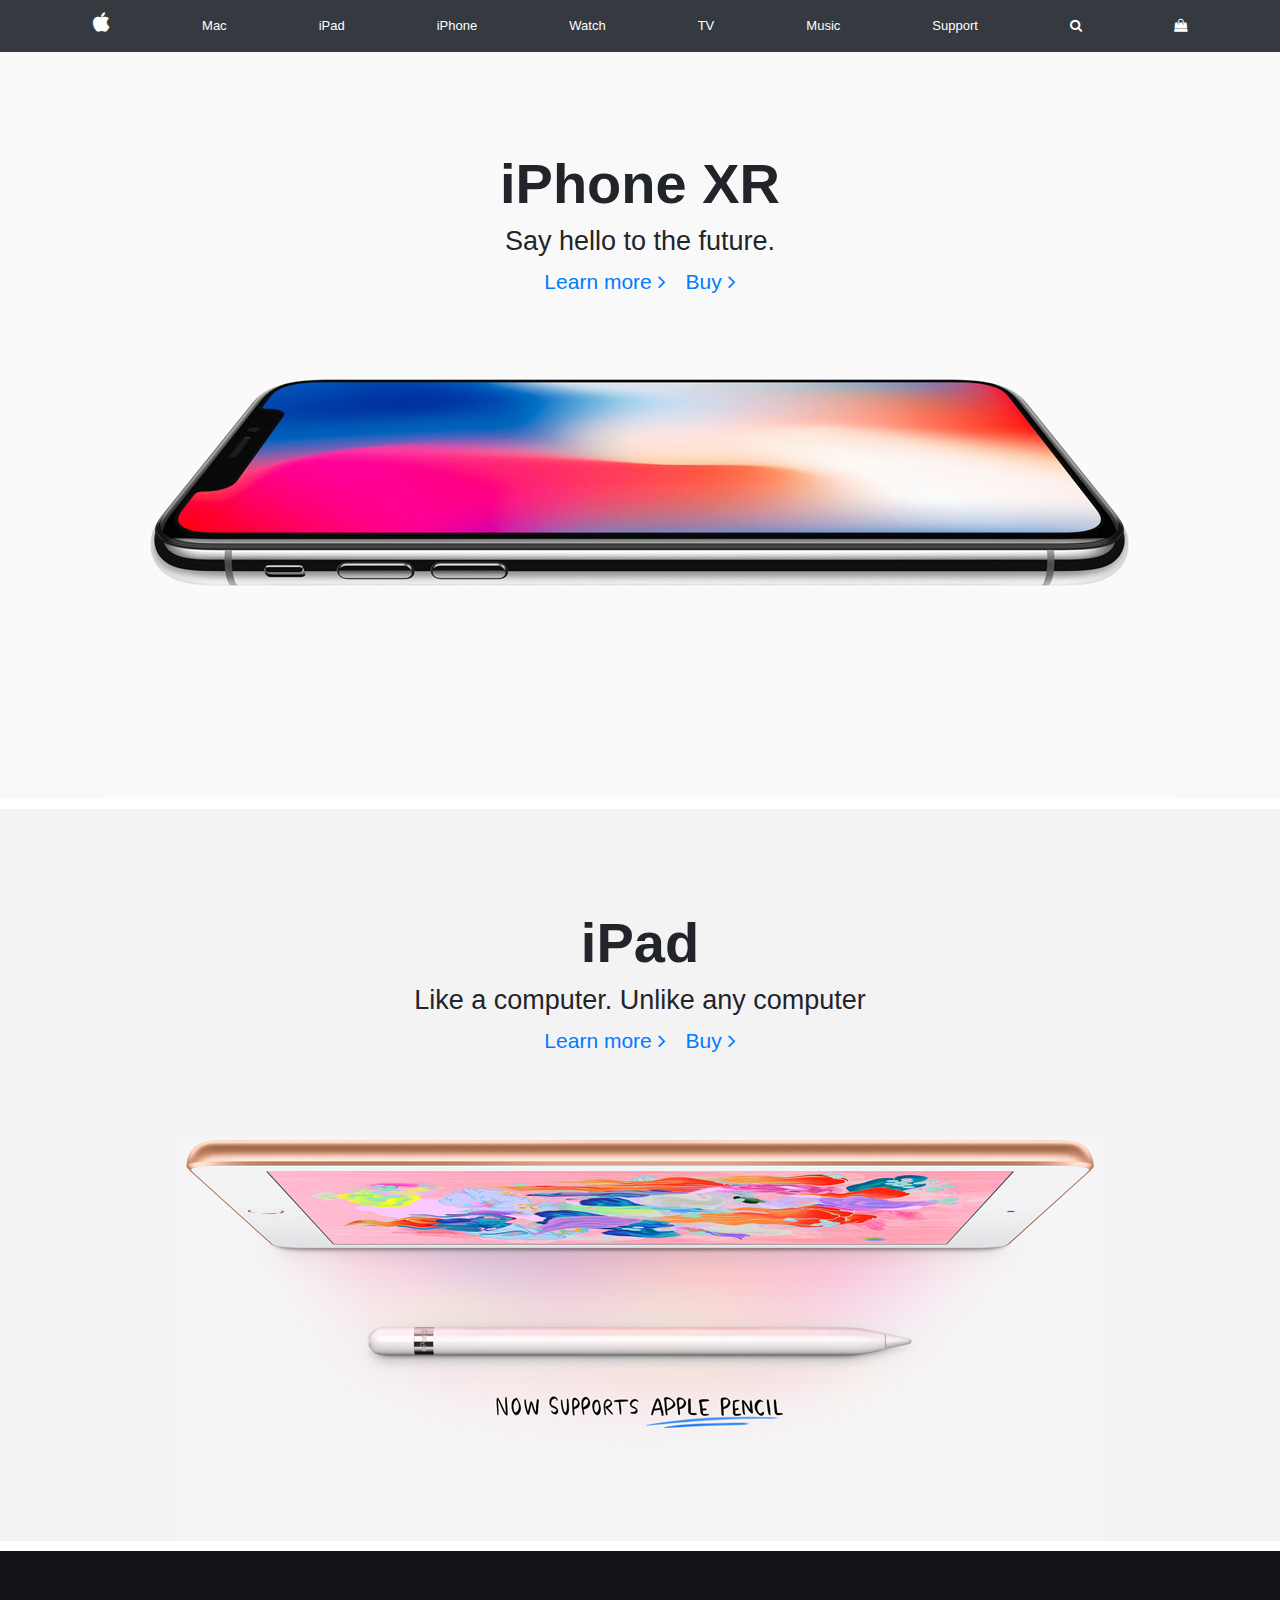
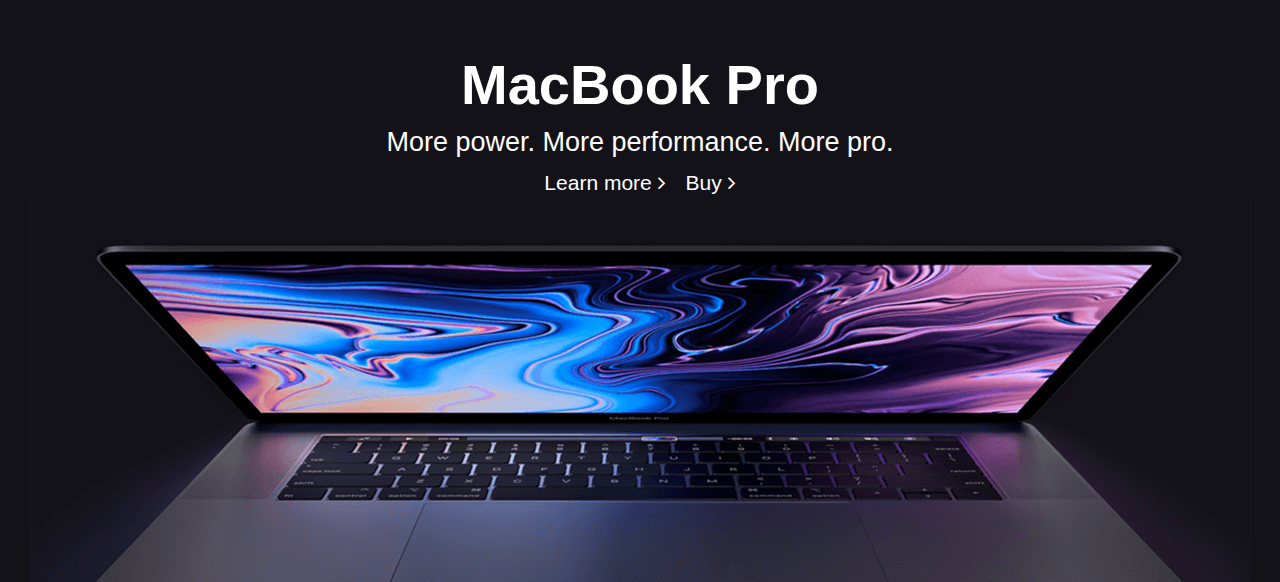
<file: Apple Site/index.html>
<html xmlns="http://www.w3.org/1999/xhtml" lang="en">

<head>
	<meta http-equiv="Content-Type" content="text/html; charset=utf-8" />
	<meta name="description" content="HTTrack is an easy-to-use website mirror utility. It allows you to download a World Wide website from the Internet to a local directory,building recursively all structures, getting html, images, and other files from the server to your computer. Links are rebuiltrelatively so that you can freely browse to the local site (works with any browser). You can mirror several sites together so that you can jump from one toanother. You can, also, update an existing mirror site, or resume an interrupted download. The robot is fully configurable, with an integrated help" />
	<meta name="keywords" content="httrack, HTTRACK, HTTrack, winhttrack, WINHTTRACK, WinHTTrack, offline browser, web mirror utility, aspirateur web, surf offline, web capture, www mirror utility, browse offline, local  site builder, website mirroring, aspirateur www, internet grabber, capture de site web, internet tool, hors connexion, unix, dos, windows 95, windows 98, solaris, ibm580, AIX 4.0, HTS, HTGet, web aspirator, web aspirateur, libre, GPL, GNU, free software" />
	<title>Local index - HTTrack Website Copier</title>
  <!-- Mirror and index made by HTTrack Website Copier/3.49-2 [XR&CO'2014] -->
	<style type="text/css">
	<!--

body {
	margin: 0;  padding: 0;  margin-bottom: 15px;  margin-top: 8px;
	background: #77b;
}
body, td {
	font: 14px "Trebuchet MS", Verdana, Arial, Helvetica, sans-serif;
	}

#subTitle {
	background: #000;  color: #fff;  padding: 4px;  font-weight: bold; 
	}

#siteNavigation a, #siteNavigation .current {
	font-weight: bold;  color: #448;
	}
#siteNavigation a:link    { text-decoration: none; }
#siteNavigation a:visited { text-decoration: none; }

#siteNavigation .current { background-color: #ccd; }

#siteNavigation a:hover   { text-decoration: none;  background-color: #fff;  color: #000; }
#siteNavigation a:active  { text-decoration: none;  background-color: #ccc; }


a:link    { text-decoration: underline;  color: #00f; }
a:visited { text-decoration: underline;  color: #000; }
a:hover   { text-decoration: underline;  color: #c00; }
a:active  { text-decoration: underline; }

#pageContent {
	clear: both;
	border-bottom: 6px solid #000;
	padding: 10px;  padding-top: 20px;
	line-height: 1.65em;
	background-image: url(backblue.gif);
	background-repeat: no-repeat;
	background-position: top right;
	}

#pageContent, #siteNavigation {
	background-color: #ccd;
	}


.imgLeft  { float: left;   margin-right: 10px;  margin-bottom: 10px; }
.imgRight { float: right;  margin-left: 10px;   margin-bottom: 10px; }

hr { height: 1px;  color: #000;  background-color: #000;  margin-bottom: 15px; }

h1 { margin: 0;  font-weight: bold;  font-size: 2em; }
h2 { margin: 0;  font-weight: bold;  font-size: 1.6em; }
h3 { margin: 0;  font-weight: bold;  font-size: 1.3em; }
h4 { margin: 0;  font-weight: bold;  font-size: 1.18em; }

.blak { background-color: #000; }
.hide { display: none; }
.tableWidth { min-width: 400px; }

.tblRegular       { border-collapse: collapse; }
.tblRegular td    { padding: 6px;  background-image: url(fade.gif);  border: 2px solid #99c; }
.tblHeaderColor, .tblHeaderColor td { background: #99c; }
.tblNoBorder td   { border: 0; }


// -->
</style>

</head>

<table width="76%" border="0" align="center" cellspacing="0" cellpadding="3" class="tableWidth">
	<tr>
	<td id="subTitle">HTTrack Website Copier - Open Source offline browser</td>
	</tr>
</table>
<table width="76%" border="0" align="center" cellspacing="0" cellpadding="0" class="tableWidth">
<tr class="blak">
<td>
	<table width="100%" border="0" align="center" cellspacing="1" cellpadding="0">
	<tr>
	<td colspan="6"> 
		<table width="100%" border="0" align="center" cellspacing="0" cellpadding="10">
		<tr> 
		<td id="pageContent"> 
<!-- ==================== End prologue ==================== -->

	<meta name="generator" content="HTTrack Website Copier/3.x">
	<TITLE>Local index - HTTrack</TITLE>
</HEAD>
<BODY>
<H1 ALIGN=Center>Index of locally available sites:</H1>
	<TABLE BORDER="0" WIDTH="100%" CELLSPACING="1" CELLPADDING="0">
		<TR>
			<TD BACKGROUND="fade.gif">
				&middot;
					<A HREF="apple.jeanarbo.com/index.html">
						Apple
					</A>		
			</TD>
		</TR>
	</TABLE>
	<BR>
	<BR>
	<BR>
  	<H6 ALIGN="RIGHT">
	<I>Mirror and index made by HTTrack Website Copier [XR&amp;CO'2008]</I>
	</H6>
	<!-- Mirror and index made by HTTrack Website Copier/3.49-2 [XR&CO'2014] -->
	<!-- Thanks for using HTTrack Website Copier! -->
	<meta HTTP-EQUIV="Refresh" CONTENT="0; URL=apple.jeanarbo.com/index.html">


<!-- ==================== Start epilogue ==================== -->
		</td>
		</tr>
		</table>
	</td>
	</tr>
	</table>
</td>
</tr>
</table>

<table width="76%" border="0" align="center" valign="bottom" cellspacing="0" cellpadding="0">
	<tr>
	<td id="footer"><small>&copy; 2008 Xavier Roche & other contributors - Web Design: Leto Kauler.</small></td>
	</tr>
</table>

</body>

</html>
</file>
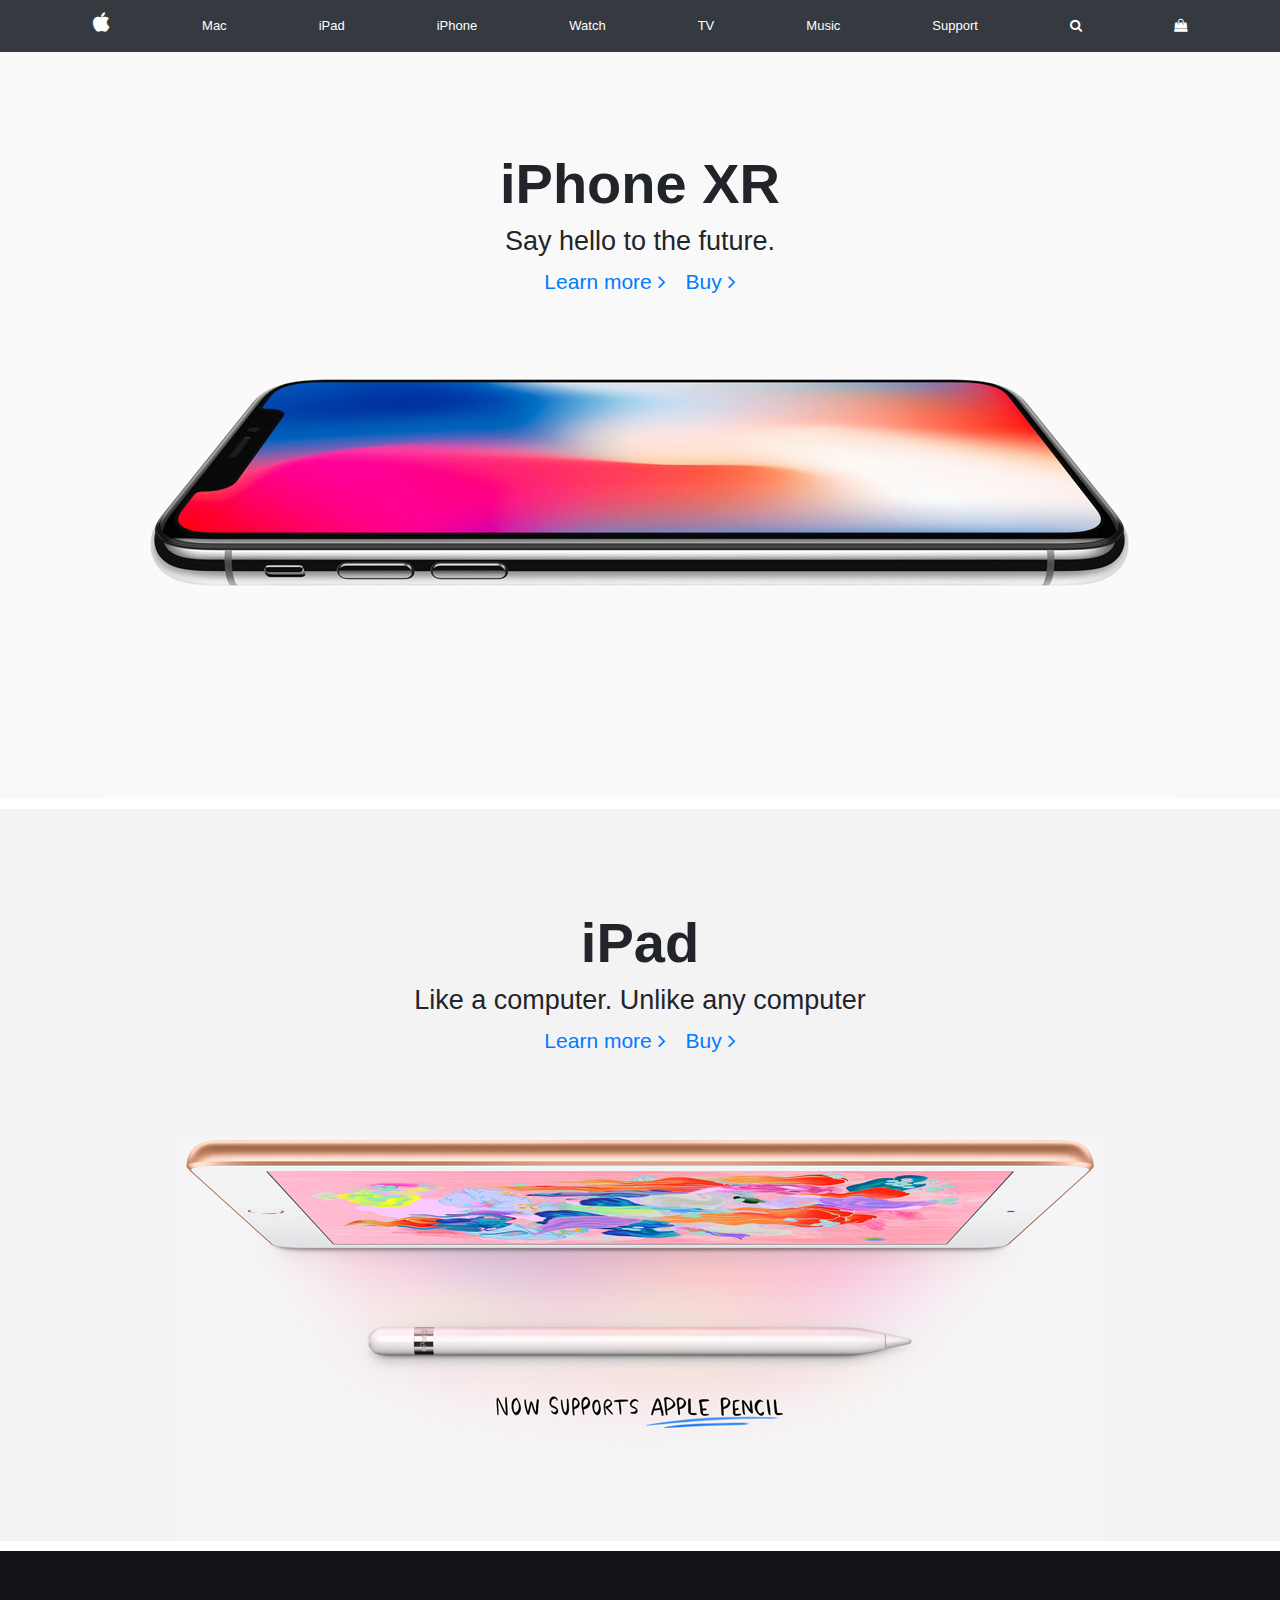
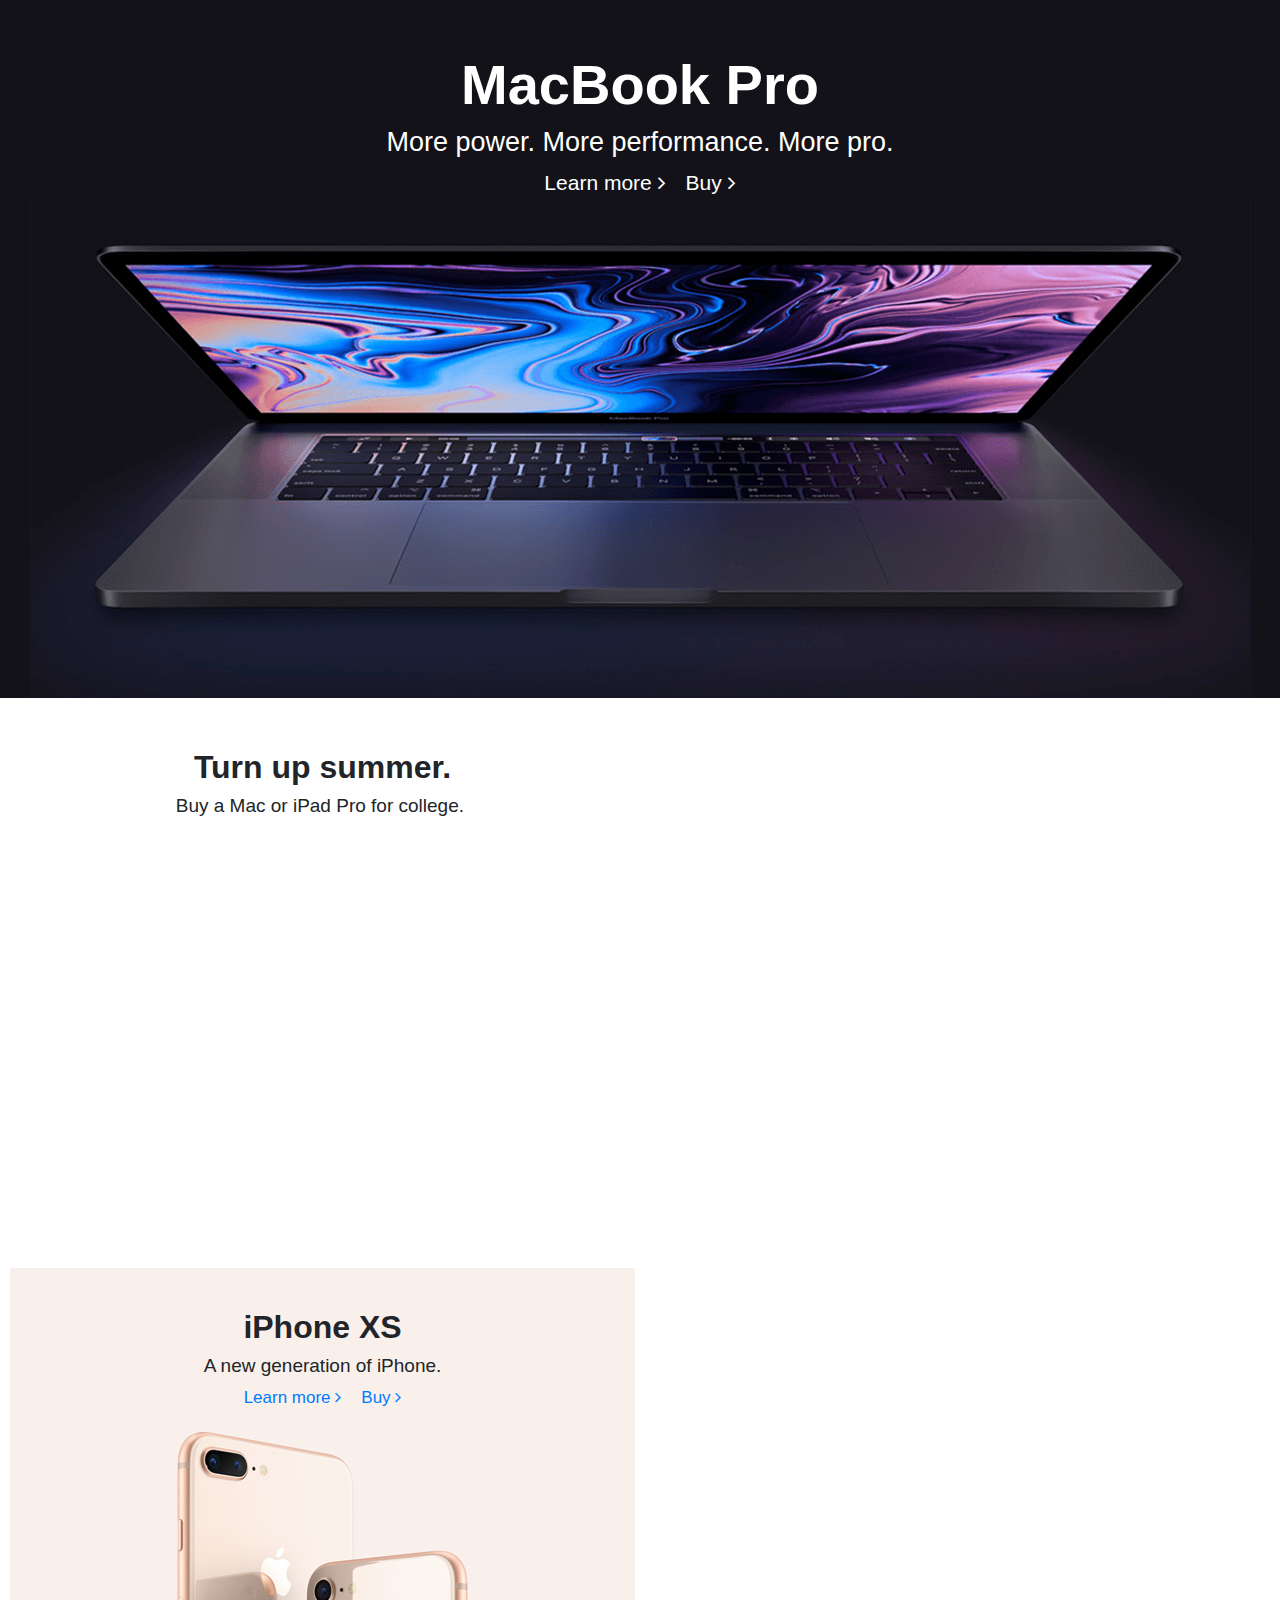
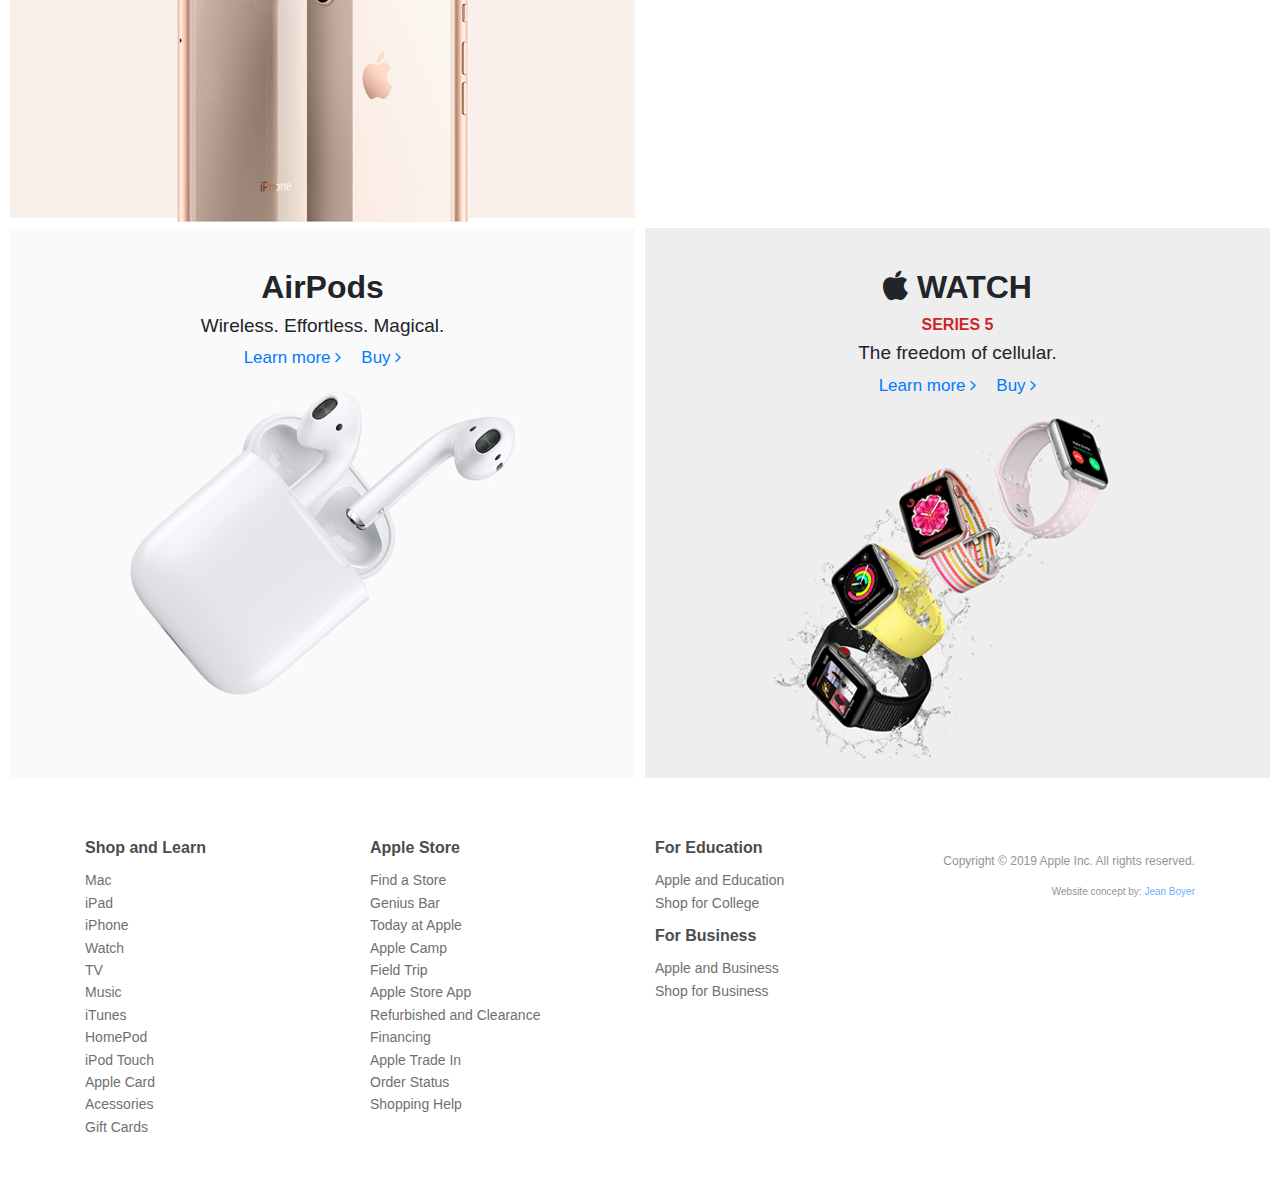
<file: Apple Site/apple.jeanarbo.com/index.html>
<!DOCTYPE html>
<html>


<!-- Mirrored from apple.jeanarbo.com/ by HTTrack Website Copier/3.x [XR&CO'2014], Mon, 20 Jan 2020 20:03:31 GMT -->
<head>
    <meta charset="utf-8">
    <meta name="viewport" content="width=device-width, initial-scale=1.0">
    <title>Apple</title>
    <link rel="shortcut icon" href="assets/img/apple-favicon.png" />
    <link rel="stylesheet" href="../cdnjs.cloudflare.com/ajax/libs/twitter-bootstrap/4.1.1/css/bootstrap.min.css">
    <link rel="stylesheet" href="../cdnjs.cloudflare.com/ajax/libs/font-awesome/4.7.0/css/font-awesome.min.css">
    <link rel="stylesheet" href="assets/css/Footer-Clean.css">
    <link rel="stylesheet" href="assets/css/styles.css">
</head>

<body>
    <nav class="navbar navbar-dark navbar-expand-md fixed-top bg-dark">
        <div class="container"><button class="navbar-toggler" data-toggle="collapse" data-target="#navcol-1"><span
                    class="sr-only">Toggle navigation</span><span class="navbar-toggler-icon"></span></button>
            <div class="collapse navbar-collapse" id="navcol-1">
                <ul class="nav navbar-nav flex-grow-1 justify-content-between">
                    <li class="nav-item" role="presentation"><a class="nav-link" href="index-2.html"><i
                                class="fa fa-apple apple-logo"></i></a></li>
                    <li class="nav-item" role="presentation"><a class="nav-link" href="#">Mac</a></li>
                    <li class="nav-item" role="presentation"><a class="nav-link" href="#">iPad</a></li>
                    <li class="nav-item" role="presentation"><a class="nav-link" href="#">iPhone</a></li>
                    <li class="nav-item" role="presentation"><a class="nav-link" href="#">Watch</a></li>
                    <li class="nav-item" role="presentation"><a class="nav-link" href="#">TV</a></li>
                    <li class="nav-item" role="presentation"><a class="nav-link" href="#">Music</a></li>
                    <li class="nav-item" role="presentation"><a class="nav-link" href="#">Support</a></li>
                    <li class="nav-item" role="presentation"><a class="nav-link" href="#"><i
                                class="fa fa-search"></i></a></li>
                    <li class="nav-item" role="presentation"><a class="nav-link" href="#"><i
                                class="fa fa-shopping-bag"></i></a></li>
                </ul>
            </div>
        </div>
    </nav>
    <section class="product iphone-x">
        <h1>iPhone XR</h1>
        <h2>Say hello to the future.</h2>
        <div class="links"><a href="#" class="learn-more">Learn more&nbsp;<i class="fa fa-angle-right"></i></a><a
                href="#">Buy&nbsp;<i class="fa fa-angle-right"></i></a></div><img class="img-fluid"
            src="assets/img/iphone_x_largetall.jpg">
    </section>
    <section class="product ipad">
        <h1>iPad</h1>
        <h2>Like a computer. Unlike any computer</h2>
        <div class="links"><a href="#" class="learn-more">Learn more&nbsp;<i class="fa fa-angle-right"></i></a><a
                href="#">Buy&nbsp;<i class="fa fa-angle-right"></i></a></div><img class="img-fluid"
            src="assets/img/ipad_largetall.jpg">
    </section>
    <section class="product macbook-pro dark">
        <h1>MacBook Pro</h1>
        <h2>More power. More performance. More pro.</h2>
        <div class="links small-link-margin"><a href="#" class="learn-more">Learn more&nbsp;<i
                    class="fa fa-angle-right"></i></a><a href="#">Buy&nbsp;<i class="fa fa-angle-right"></i></a></div>
        <img class="img-fluid" src="assets/img/macbook_pro_performance_largetall.png">
    </section>
    <div class="row no-gutters products-grid">
        <div class="col-md-6">
            <div class="product-small"
                style="background-image:url(_assets/img/shop_for_college_large.html);background-position:center;background-size:cover;background-repeat:no-repeat;">
                <h3>Turn up summer.</h3>
                <h4>Buy a Mac or iPad Pro for college.&nbsp;<br></h4>
            </div>
        </div>
        <div class="col-md-6">
            <div class="product-small behind-the-mac dark"
                style="background-image:url(_assets/img/behind_the_mac_boniface_large.html);background-position:center;background-size:cover;background-repeat:no-repeat;">
                <h3>Behind the Mac</h3>
                <div class="links small-link-margin"><a href="#" class="learn-more">Watch the film&nbsp;<i
                            class="fa fa-play-circle-o"></i></a><a href="#">Explore Mac&nbsp;<i
                            class="fa fa-angle-right"></i></a></div>
            </div>
        </div>
        <div class="col-md-6">
            <div class="product-small iphone-8"
                style="background-position:center;background-size:cover;background-repeat:no-repeat;">
                <h3>iPhone XS</h3>
                <h4>A new generation of iPhone.</h4>
                <div class="links small-link-margin"><a href="#" class="learn-more">Learn more&nbsp;<i
                            class="fa fa-angle-right"></i></a><a href="#">Buy&nbsp;<i class="fa fa-angle-right"></i></a>
                </div><img src="assets/img/iphone_8_large.jpg">
            </div>
        </div>
        <div class="col-md-6">
            <div class="product-small dark"
                style="background-position:center;background-size:cover;background-repeat:no-repeat;background-image:url(_assets/img/how_to_shoot_large.html);">
                <h3>How to shoot on iPhone</h3>
                <h4>Make the beautiful game even more beautiful.</h4>
            </div>
        </div>
        <div class="col-md-6">
            <div class="product-small air-pods"
                style="background-position:center;background-size:cover;background-repeat:no-repeat;">
                <h3>AirPods</h3>
                <h4>Wireless. Effortless. Magical.</h4>
                <div class="links small-link-margin"><a href="#" class="learn-more">Learn more&nbsp;<i
                            class="fa fa-angle-right"></i></a><a href="#">Buy&nbsp;<i class="fa fa-angle-right"></i></a>
                </div><img src="assets/img/airpods_large.jpg">
            </div>
        </div>
        <div class="col-md-6">
            <div class="product-small apple-watch"
                style="background-position:center;background-size:cover;background-repeat:no-repeat;">
                <h3><i class="fa fa-apple"></i>&nbsp;WATCH</h3>
                <h5>SERIES 5</h5>
                <h4>The freedom of cellular.</h4>
                <div class="links small-link-margin"><a href="#" class="learn-more">Learn more&nbsp;<i
                            class="fa fa-angle-right"></i></a><a href="#">Buy&nbsp;<i class="fa fa-angle-right"></i></a>
                </div><img src="assets/img/watch_series_3_large.jpg">
            </div>
        </div>
    </div>
    <div class="footer-clean">
        <footer>
            <div class="container">
                <div class="row justify-content-center">
                    <div class="col-sm-4 col-md-3 item">
                        <h3 style="font-size:16px;">Shop and Learn</h3>
                        <ul>
                            <li><a href="#">Mac</a></li>
                            <li><a href="#">iPad</a></li>
                            <li><a href="#">iPhone</a></li>
                            <li><a href="#">Watch</a></li>
                            <li><a href="#">TV</a></li>
                            <li><a href="#">Music</a></li>
                            <li><a href="#">iTunes</a></li>
                            <li><a href="#">HomePod</a></li>
                            <li><a href="#">iPod Touch</a></li>
                            <li><a href="#">Apple Card</a></li>
                            <li><a href="#">Acessories</a></li>
                            <li><a href="#">Gift Cards</a></li>
                        </ul>
                    </div>
                    <div class="col-sm-4 col-md-3 item">
                        <h3>Apple Store</h3>
                        <ul>
                            <li><a href="#">Find a Store</a></li>
                            <li><a href="#">Genius Bar</a></li>
                            <li><a href="#">Today at Apple</a></li>
                            <li><a href="#">Apple Camp</a></li>
                            <li><a href="#">Field Trip</a></li>
                            <li><a href="#">Apple Store App</a></li>
                            <li><a href="#">Refurbished and Clearance</a></li>
                            <li><a href="#">Financing</a></li>
                            <li><a href="#">Apple Trade In</a></li>
                            <li><a href="#">Order Status</a></li>
                            <li><a href="#">Shopping Help</a></li>
                        </ul>
                    </div>
                    <div class="col-sm-4 col-md-3 item">
                        <h3>For Education</h3>
                        <ul>
                            <li><a href="#">Apple and Education</a></li>
                            <li><a href="#">Shop for College</a></li>
                        </ul>
                        <h3 style="margin-top:12px;">For Business</h3>
                        <ul>
                            <li><a href="#">Apple and Business</a></li>
                            <li><a href="#">Shop for Business</a></li>
                        </ul>
                    </div>
                    <div class="col-lg-3 item social">
                        <p class="copyright" style="font-size:12px;">Copyright © 2019 Apple Inc. All rights reserved.
                        </p>
                        <p class="copyright" style="font-size:10px;">Website concept by: <a href="http://jeanarbo.com/" target="_blank">Jean Boyer</a></p>
                    </div>
                </div>
            </div>
        </footer>
    </div>
    <script src="../cdnjs.cloudflare.com/ajax/libs/jquery/3.2.1/jquery.min.js"></script>
    <script src="../cdnjs.cloudflare.com/ajax/libs/twitter-bootstrap/4.1.1/js/bootstrap.bundle.min.js"></script>
</body>


<!-- Mirrored from apple.jeanarbo.com/ by HTTrack Website Copier/3.x [XR&CO'2014], Mon, 20 Jan 2020 20:03:44 GMT -->
</html>
</file>
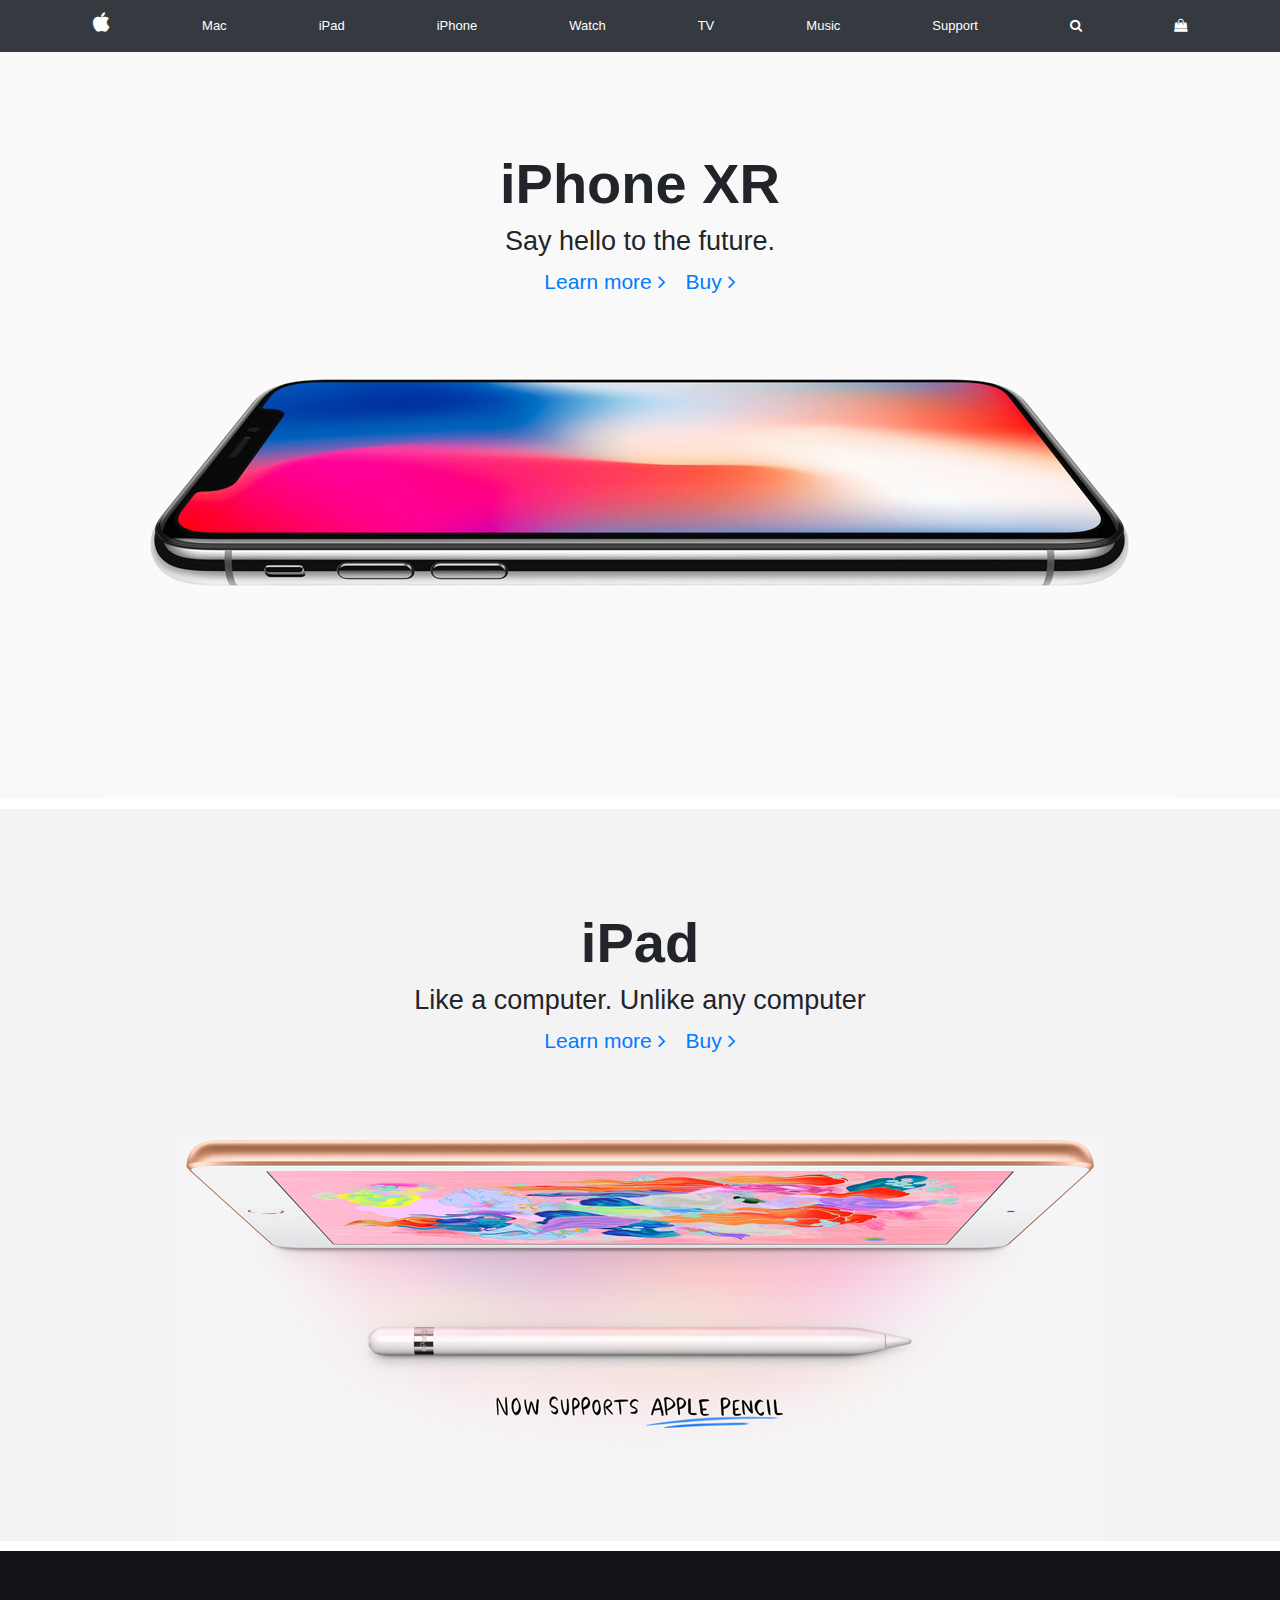
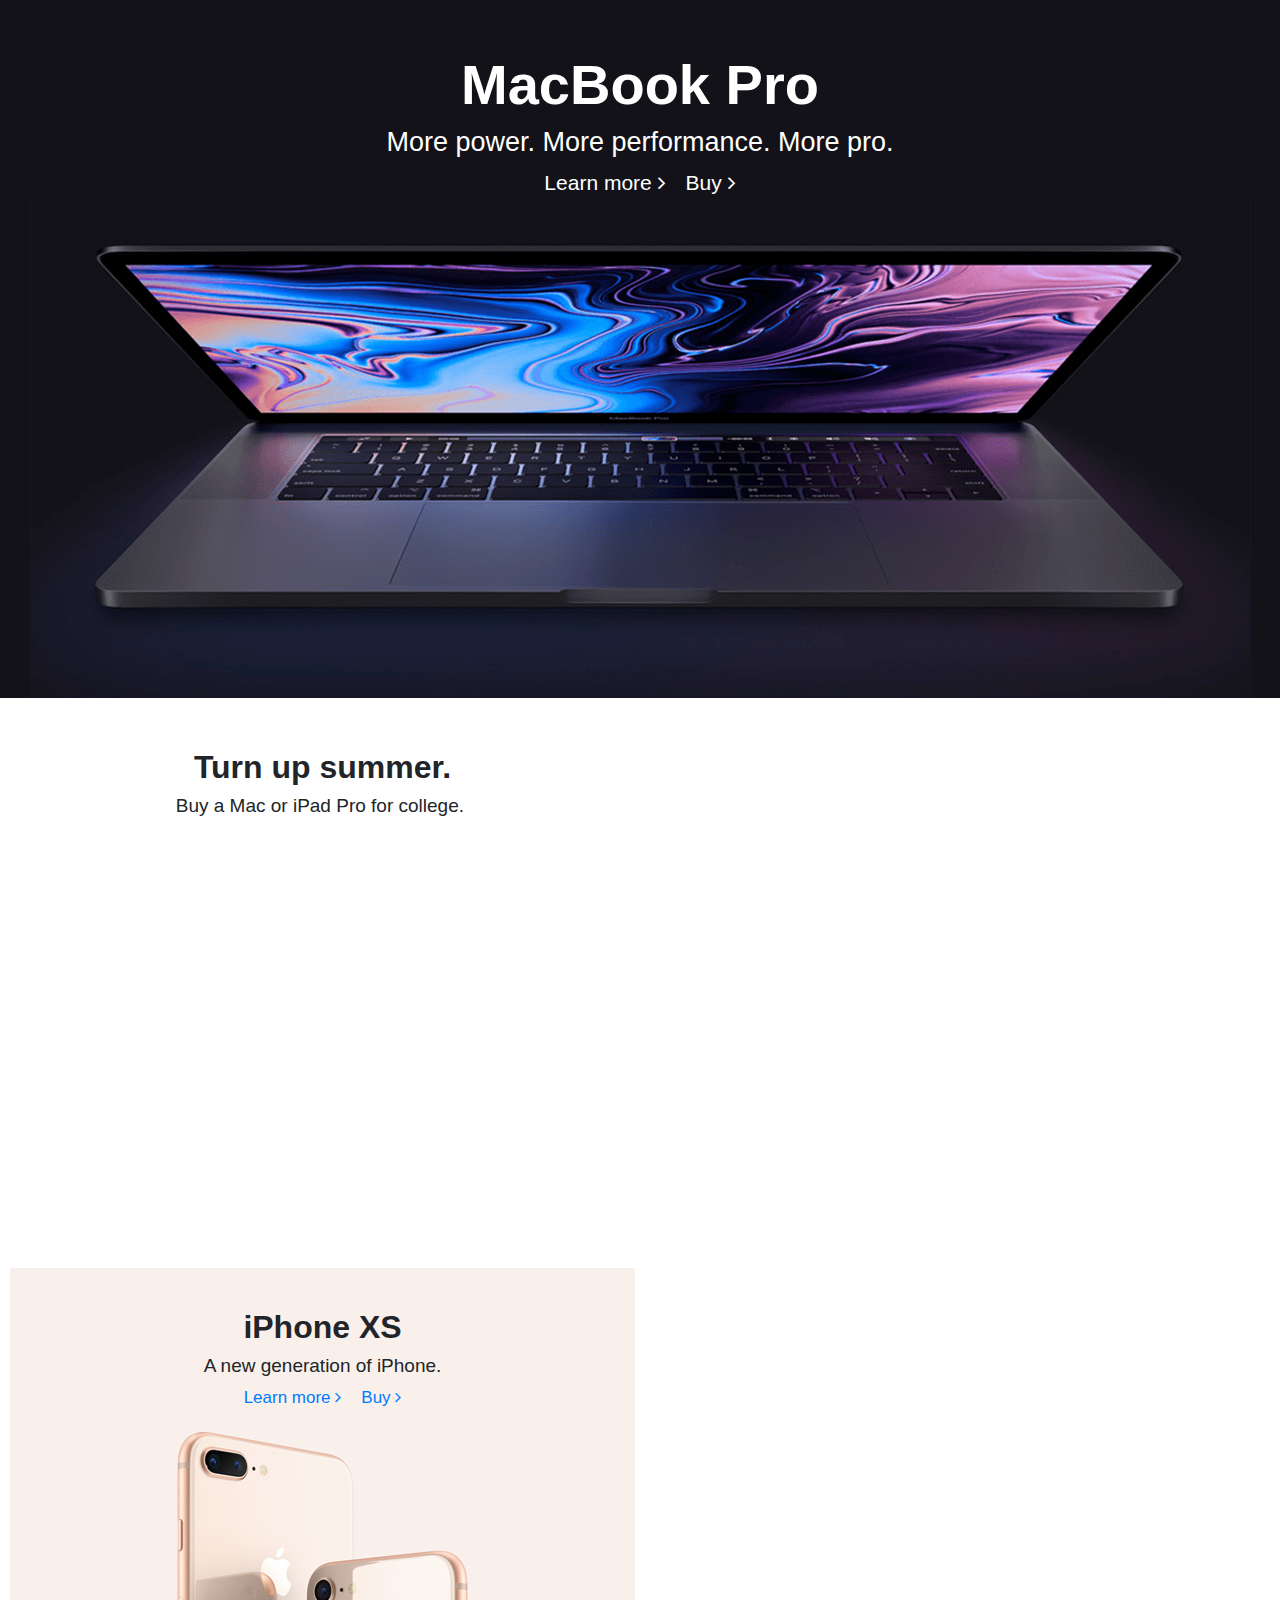
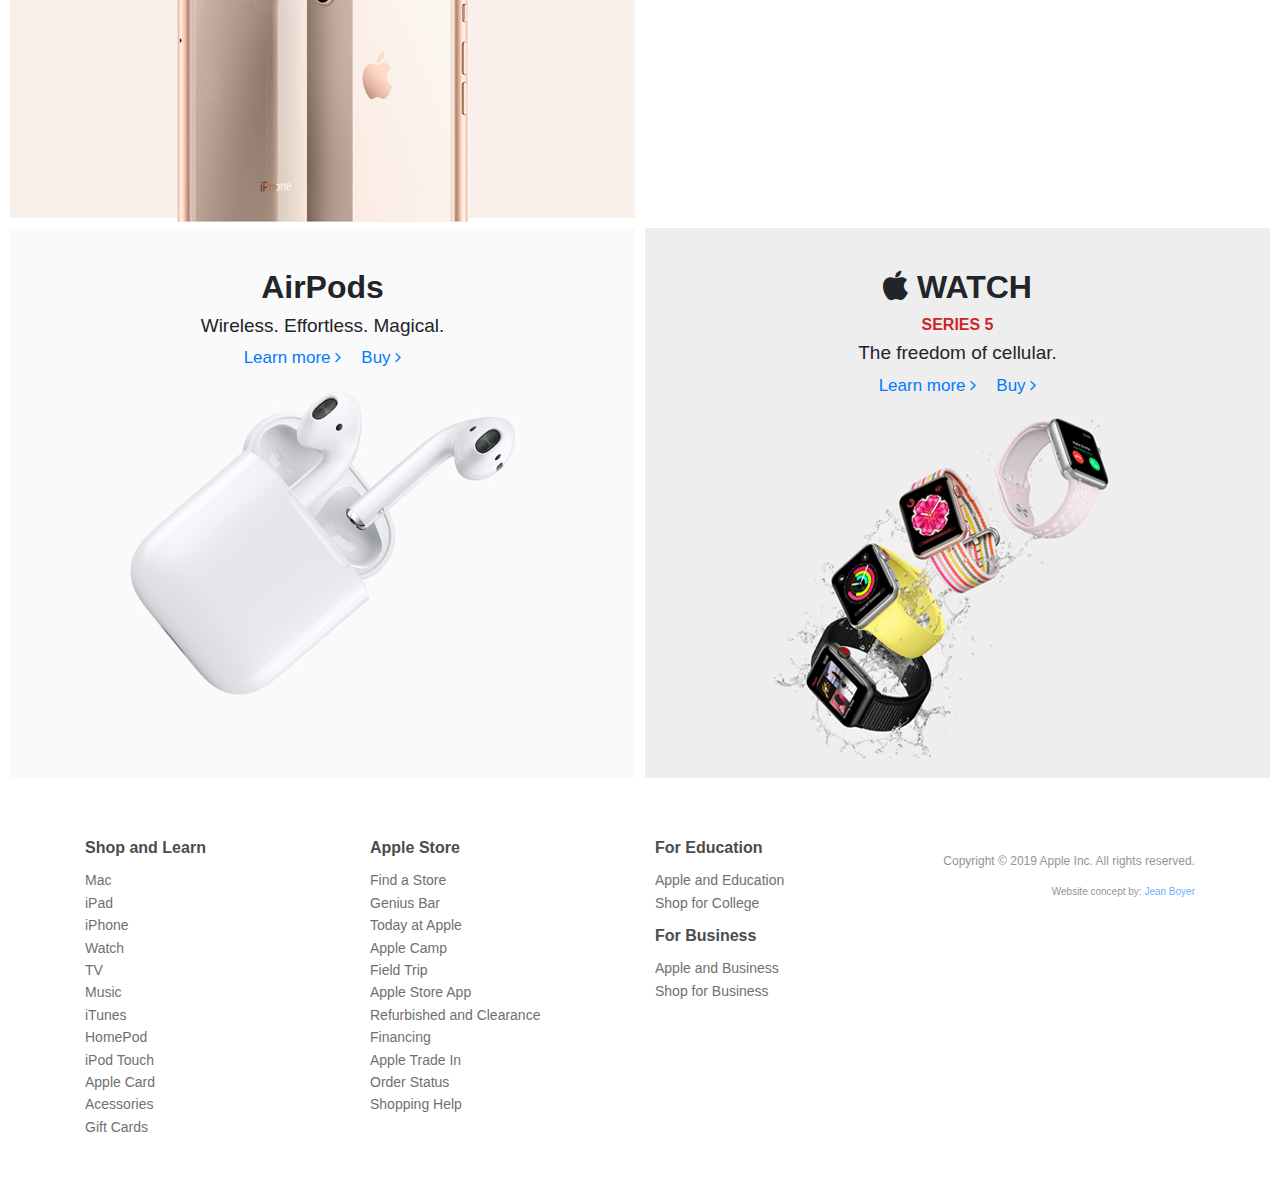
<file: Apple Site/apple.jeanarbo.com/index-2.html>
<!DOCTYPE html>
<html>


<!-- Mirrored from apple.jeanarbo.com/index.html by HTTrack Website Copier/3.x [XR&CO'2014], Mon, 20 Jan 2020 20:03:45 GMT -->
<head>
    <meta charset="utf-8">
    <meta name="viewport" content="width=device-width, initial-scale=1.0">
    <title>Apple</title>
    <link rel="shortcut icon" href="assets/img/apple-favicon.png" />
    <link rel="stylesheet" href="../cdnjs.cloudflare.com/ajax/libs/twitter-bootstrap/4.1.1/css/bootstrap.min.css">
    <link rel="stylesheet" href="../cdnjs.cloudflare.com/ajax/libs/font-awesome/4.7.0/css/font-awesome.min.css">
    <link rel="stylesheet" href="assets/css/Footer-Clean.css">
    <link rel="stylesheet" href="assets/css/styles.css">
</head>

<body>
    <nav class="navbar navbar-dark navbar-expand-md fixed-top bg-dark">
        <div class="container"><button class="navbar-toggler" data-toggle="collapse" data-target="#navcol-1"><span
                    class="sr-only">Toggle navigation</span><span class="navbar-toggler-icon"></span></button>
            <div class="collapse navbar-collapse" id="navcol-1">
                <ul class="nav navbar-nav flex-grow-1 justify-content-between">
                    <li class="nav-item" role="presentation"><a class="nav-link" href="index-2.html"><i
                                class="fa fa-apple apple-logo"></i></a></li>
                    <li class="nav-item" role="presentation"><a class="nav-link" href="#">Mac</a></li>
                    <li class="nav-item" role="presentation"><a class="nav-link" href="#">iPad</a></li>
                    <li class="nav-item" role="presentation"><a class="nav-link" href="#">iPhone</a></li>
                    <li class="nav-item" role="presentation"><a class="nav-link" href="#">Watch</a></li>
                    <li class="nav-item" role="presentation"><a class="nav-link" href="#">TV</a></li>
                    <li class="nav-item" role="presentation"><a class="nav-link" href="#">Music</a></li>
                    <li class="nav-item" role="presentation"><a class="nav-link" href="#">Support</a></li>
                    <li class="nav-item" role="presentation"><a class="nav-link" href="#"><i
                                class="fa fa-search"></i></a></li>
                    <li class="nav-item" role="presentation"><a class="nav-link" href="#"><i
                                class="fa fa-shopping-bag"></i></a></li>
                </ul>
            </div>
        </div>
    </nav>
    <section class="product iphone-x">
        <h1>iPhone XR</h1>
        <h2>Say hello to the future.</h2>
        <div class="links"><a href="#" class="learn-more">Learn more&nbsp;<i class="fa fa-angle-right"></i></a><a
                href="#">Buy&nbsp;<i class="fa fa-angle-right"></i></a></div><img class="img-fluid"
            src="assets/img/iphone_x_largetall.jpg">
    </section>
    <section class="product ipad">
        <h1>iPad</h1>
        <h2>Like a computer. Unlike any computer</h2>
        <div class="links"><a href="#" class="learn-more">Learn more&nbsp;<i class="fa fa-angle-right"></i></a><a
                href="#">Buy&nbsp;<i class="fa fa-angle-right"></i></a></div><img class="img-fluid"
            src="assets/img/ipad_largetall.jpg">
    </section>
    <section class="product macbook-pro dark">
        <h1>MacBook Pro</h1>
        <h2>More power. More performance. More pro.</h2>
        <div class="links small-link-margin"><a href="#" class="learn-more">Learn more&nbsp;<i
                    class="fa fa-angle-right"></i></a><a href="#">Buy&nbsp;<i class="fa fa-angle-right"></i></a></div>
        <img class="img-fluid" src="assets/img/macbook_pro_performance_largetall.png">
    </section>
    <div class="row no-gutters products-grid">
        <div class="col-md-6">
            <div class="product-small"
                style="background-image:url(_assets/img/shop_for_college_large.html);background-position:center;background-size:cover;background-repeat:no-repeat;">
                <h3>Turn up summer.</h3>
                <h4>Buy a Mac or iPad Pro for college.&nbsp;<br></h4>
            </div>
        </div>
        <div class="col-md-6">
            <div class="product-small behind-the-mac dark"
                style="background-image:url(_assets/img/behind_the_mac_boniface_large.html);background-position:center;background-size:cover;background-repeat:no-repeat;">
                <h3>Behind the Mac</h3>
                <div class="links small-link-margin"><a href="#" class="learn-more">Watch the film&nbsp;<i
                            class="fa fa-play-circle-o"></i></a><a href="#">Explore Mac&nbsp;<i
                            class="fa fa-angle-right"></i></a></div>
            </div>
        </div>
        <div class="col-md-6">
            <div class="product-small iphone-8"
                style="background-position:center;background-size:cover;background-repeat:no-repeat;">
                <h3>iPhone XS</h3>
                <h4>A new generation of iPhone.</h4>
                <div class="links small-link-margin"><a href="#" class="learn-more">Learn more&nbsp;<i
                            class="fa fa-angle-right"></i></a><a href="#">Buy&nbsp;<i class="fa fa-angle-right"></i></a>
                </div><img src="assets/img/iphone_8_large.jpg">
            </div>
        </div>
        <div class="col-md-6">
            <div class="product-small dark"
                style="background-position:center;background-size:cover;background-repeat:no-repeat;background-image:url(_assets/img/how_to_shoot_large.html);">
                <h3>How to shoot on iPhone</h3>
                <h4>Make the beautiful game even more beautiful.</h4>
            </div>
        </div>
        <div class="col-md-6">
            <div class="product-small air-pods"
                style="background-position:center;background-size:cover;background-repeat:no-repeat;">
                <h3>AirPods</h3>
                <h4>Wireless. Effortless. Magical.</h4>
                <div class="links small-link-margin"><a href="#" class="learn-more">Learn more&nbsp;<i
                            class="fa fa-angle-right"></i></a><a href="#">Buy&nbsp;<i class="fa fa-angle-right"></i></a>
                </div><img src="assets/img/airpods_large.jpg">
            </div>
        </div>
        <div class="col-md-6">
            <div class="product-small apple-watch"
                style="background-position:center;background-size:cover;background-repeat:no-repeat;">
                <h3><i class="fa fa-apple"></i>&nbsp;WATCH</h3>
                <h5>SERIES 5</h5>
                <h4>The freedom of cellular.</h4>
                <div class="links small-link-margin"><a href="#" class="learn-more">Learn more&nbsp;<i
                            class="fa fa-angle-right"></i></a><a href="#">Buy&nbsp;<i class="fa fa-angle-right"></i></a>
                </div><img src="assets/img/watch_series_3_large.jpg">
            </div>
        </div>
    </div>
    <div class="footer-clean">
        <footer>
            <div class="container">
                <div class="row justify-content-center">
                    <div class="col-sm-4 col-md-3 item">
                        <h3 style="font-size:16px;">Shop and Learn</h3>
                        <ul>
                            <li><a href="#">Mac</a></li>
                            <li><a href="#">iPad</a></li>
                            <li><a href="#">iPhone</a></li>
                            <li><a href="#">Watch</a></li>
                            <li><a href="#">TV</a></li>
                            <li><a href="#">Music</a></li>
                            <li><a href="#">iTunes</a></li>
                            <li><a href="#">HomePod</a></li>
                            <li><a href="#">iPod Touch</a></li>
                            <li><a href="#">Apple Card</a></li>
                            <li><a href="#">Acessories</a></li>
                            <li><a href="#">Gift Cards</a></li>
                        </ul>
                    </div>
                    <div class="col-sm-4 col-md-3 item">
                        <h3>Apple Store</h3>
                        <ul>
                            <li><a href="#">Find a Store</a></li>
                            <li><a href="#">Genius Bar</a></li>
                            <li><a href="#">Today at Apple</a></li>
                            <li><a href="#">Apple Camp</a></li>
                            <li><a href="#">Field Trip</a></li>
                            <li><a href="#">Apple Store App</a></li>
                            <li><a href="#">Refurbished and Clearance</a></li>
                            <li><a href="#">Financing</a></li>
                            <li><a href="#">Apple Trade In</a></li>
                            <li><a href="#">Order Status</a></li>
                            <li><a href="#">Shopping Help</a></li>
                        </ul>
                    </div>
                    <div class="col-sm-4 col-md-3 item">
                        <h3>For Education</h3>
                        <ul>
                            <li><a href="#">Apple and Education</a></li>
                            <li><a href="#">Shop for College</a></li>
                        </ul>
                        <h3 style="margin-top:12px;">For Business</h3>
                        <ul>
                            <li><a href="#">Apple and Business</a></li>
                            <li><a href="#">Shop for Business</a></li>
                        </ul>
                    </div>
                    <div class="col-lg-3 item social">
                        <p class="copyright" style="font-size:12px;">Copyright © 2019 Apple Inc. All rights reserved.
                        </p>
                        <p class="copyright" style="font-size:10px;">Website concept by: <a href="http://jeanarbo.com/" target="_blank">Jean Boyer</a></p>
                    </div>
                </div>
            </div>
        </footer>
    </div>
    <script src="../cdnjs.cloudflare.com/ajax/libs/jquery/3.2.1/jquery.min.js"></script>
    <script src="../cdnjs.cloudflare.com/ajax/libs/twitter-bootstrap/4.1.1/js/bootstrap.bundle.min.js"></script>
</body>


<!-- Mirrored from apple.jeanarbo.com/index.html by HTTrack Website Copier/3.x [XR&CO'2014], Mon, 20 Jan 2020 20:03:45 GMT -->
</html>
</file>
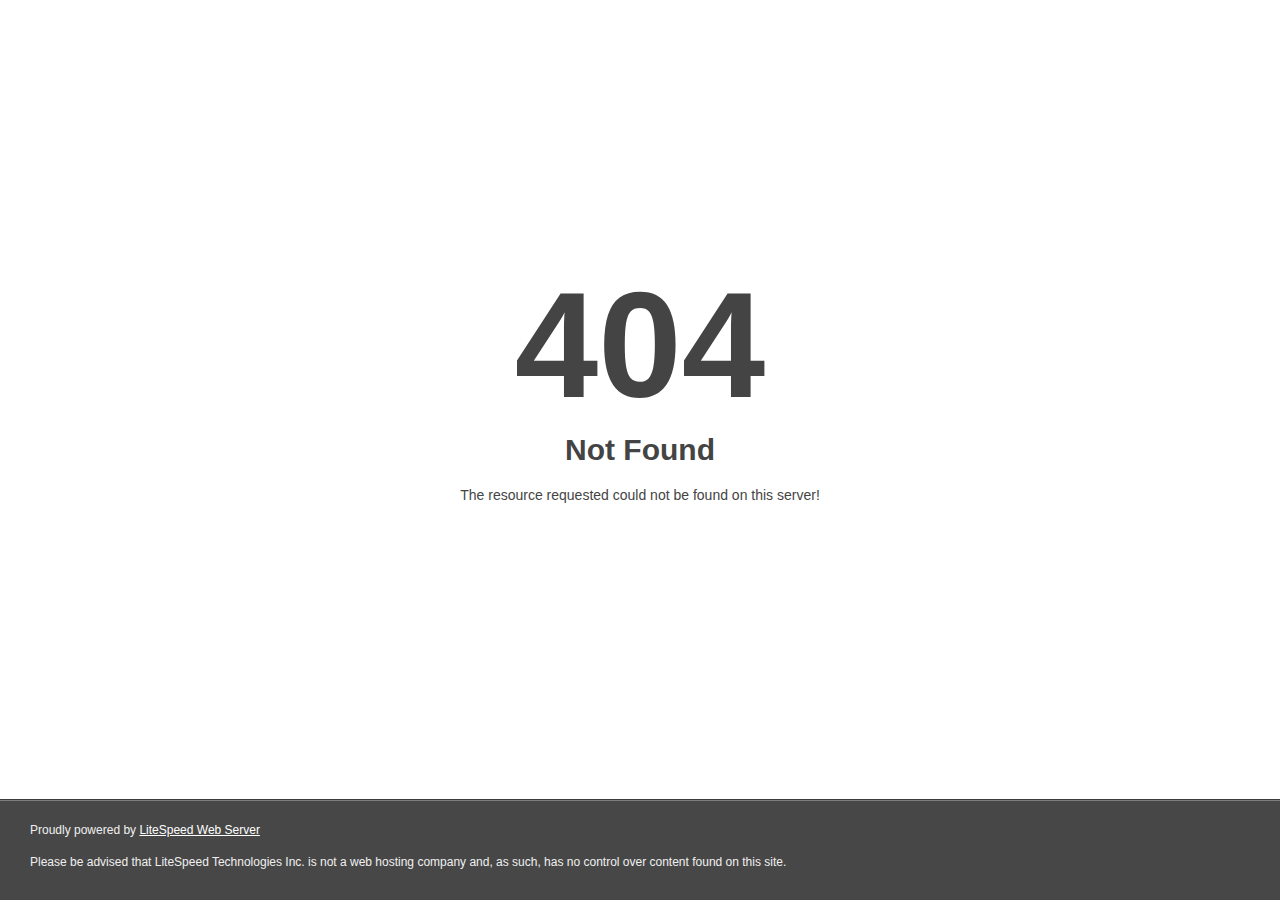
<file: Apple Site/apple.jeanarbo.com/_assets/img/behind_the_mac_boniface_large.html>
<!DOCTYPE html>
<html style="height:100%">
<head>
<meta name="viewport" content="width=device-width, initial-scale=1, shrink-to-fit=no">
<title> 404 Not Found
</title></head>
<body style="color: #444; margin:0;font: normal 14px/20px Arial, Helvetica, sans-serif; height:100%; background-color: #fff;">
<div style="height:auto; min-height:100%; ">     <div style="text-align: center; width:800px; margin-left: -400px; position:absolute; top: 30%; left:50%;">
        <h1 style="margin:0; font-size:150px; line-height:150px; font-weight:bold;">404</h1>
<h2 style="margin-top:20px;font-size: 30px;">Not Found
</h2>
<p>The resource requested could not be found on this server!</p>
</div></div><div style="color:#f0f0f0; font-size:12px;margin:auto;padding:0px 30px 0px 30px;position:relative;clear:both;height:100px;margin-top:-101px;background-color:#474747;border-top: 1px solid rgba(0,0,0,0.15);box-shadow: 0 1px 0 rgba(255, 255, 255, 0.3) inset;">
<br>Proudly powered by  <a style="color:#fff;" href="http://www.litespeedtech.com/error-page">LiteSpeed Web Server</a><p>Please be advised that LiteSpeed Technologies Inc. is not a web hosting company and, as such, has no control over content found on this site.</p></div></body></html>
</file>
<file: Apple Site/apple.jeanarbo.com/assets/css/Footer-Clean.css>
.footer-clean {
  padding: 50px 0;
  background-color: #fff;
  color: #4b4c4d;
}

.footer-clean h3 {
  margin-top: 0;
  margin-bottom: 12px;
  font-weight: bold;
  font-size: 16px;
}

.footer-clean ul {
  padding: 0;
  list-style: none;
  line-height: 1.6;
  font-size: 14px;
  margin-bottom: 0;
}

.footer-clean ul a {
  color: inherit;
  text-decoration: none;
  opacity: 0.8;
}

.footer-clean ul a:hover {
  opacity: 1;
}

.footer-clean .item.social {
  text-align: right;
}

@media (max-width:767px) {
  .footer-clean .item {
    text-align: center;
    padding-bottom: 20px;
  }
}

@media (max-width: 768px) {
  .footer-clean .item.social {
    text-align: center;
  }
}

.footer-clean .item.social>a {
  font-size: 24px;
  width: 40px;
  height: 40px;
  line-height: 40px;
  display: inline-block;
  text-align: center;
  border-radius: 50%;
  border: 1px solid #ccc;
  margin-left: 10px;
  margin-top: 22px;
  color: inherit;
  opacity: 0.75;
}

.footer-clean .item.social>a:hover {
  opacity: 0.9;
}

@media (max-width:991px) {
  .footer-clean .item.social>a {
    margin-top: 40px;
  }
}

@media (max-width:767px) {
  .footer-clean .item.social>a {
    margin-top: 10px;
  }
}

.footer-clean .copyright {
  margin-top: 14px;
  margin-bottom: 0;
  font-size: 13px;
  opacity: 0.6;
}
</file>
<file: Apple Site/apple.jeanarbo.com/assets/css/styles.css>
.navbar.navbar-dark.navbar-expand-md.fixed-top.bg-dark {
  background-color: #000;
}

.navbar-dark .navbar-nav .nav-link {
  color: #fff;
  font-size: 13px;
}

.navbar-dark .navbar-nav .nav-link .apple-logo {
  font-size: 21px;
  line-height: 0;
}

body {
  padding-top: 50px;
}

.product {
  padding-top: 50px;
  text-align: center;
  margin-bottom: 10px;
  padding-left: 20px;
  padding-right: 20px;
}

@media (min-width: 576px) {
  .product {
    padding-top: 100px;
    padding-left: 0;
    padding-right: 0;
  }
}

.product h1 {
  font-size: 32px;
  font-weight: bold;
}

@media (min-width: 576px) {
  .product h1 {
    font-size: 56px;
    font-weight: bold;
  }
}

.product h2 {
  font-size: 21px;
  font-weight: 400;
}

@media (min-width: 576px) {
  .product h2 {
    font-size: 27px;
    font-weight: 400;
  }
}

.product .links {
  font-size: 21px;
  margin-bottom: 50px;
}

@media (min-width: 576px) {
  .product .links {
    font-size: 21px;
    margin-bottom: 80px;
  }
}

.product-small .links {
  font-size: 17px;
  margin-bottom: 80px;
}

.product .links .learn-more {
  margin-right: 20px;
}

.product-small .links .learn-more {
  margin-right: 20px;
}

.product.iphone-x {
  background-color: #f9f9f9;
}

.product.ipad {
  background-color: #f4f3f4;
}

.product.macbook-pro {
  background-color: #131218;
  padding-bottom: 50px;
}

@media (min-width: 576px) {
  .product.macbook-pro {
    padding-bottom: 0;
  }
}

.product.dark {
  color: #fff;
}

.product-small.dark {
  color: #fff;
}

.product.dark a {
  color: #fff;
}

.product-small.dark a {
  color: #fff;
}

.product .links.small-link-margin {
  margin-bottom: 0;
}

.product-small .links.small-link-margin {
  margin-bottom: 20px;
}

.product-small {
  height: 550px;
  padding-top: 40px;
  margin: 0 0 10px 0;
  text-align: center;
  padding-left: 20px;
  padding-right: 20px;
}

@media (min-width: 576px) {
  .product-small {
    margin: 0 0 10px 10px;
    padding-left: 0;
    padding-right: 0;
  }
}

.product-small h3 {
  font-size: 32px;
  font-weight: bold;
}

.product-small h4 {
  font-size: 19px;
  font-weight: 400;
}

.product-small.behind-the-mac.dark {
  padding-top: 420px;
}

.products-grid {
  padding-right: 0;
}

@media (min-width: 576px) {
  .products-grid {
    padding-right: 10px;
  }
}

.product-small.iphone-8 {
  background-color: rgb(249, 240, 235);
}

.product-small.air-pods {
  background-color: rgb(250, 250, 250);
}

.product-small.apple-watch {
  background-color: rgb(238, 238, 238);
}

.product-small h5 {
  color: #ce2626;
  font-size: 16px;
  font-weight: bold;
}
</file>
